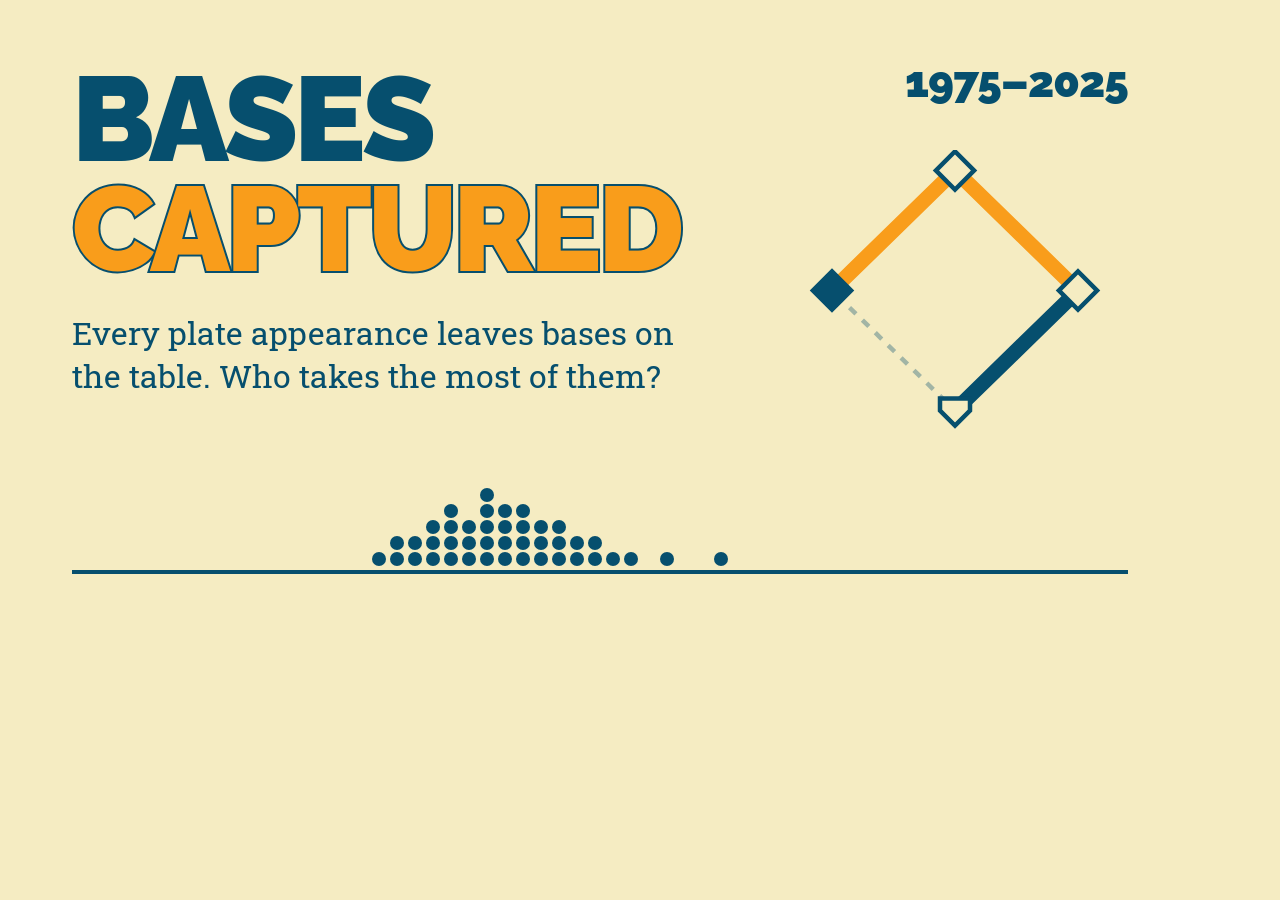
<file: pipeline/og/preview.html>
<!doctype html>
<!-- Source for docs/img/preview.png (the link-preview image). Render at 1200x630:
     "/Applications/Google Chrome.app/Contents/MacOS/Google Chrome" --headless --hide-scrollbars \
       --window-size=1200,630 --virtual-time-budget=4000 --screenshot=docs/img/preview.png pipeline/og/preview.html -->
<html lang="en">
<head>
<meta charset="utf-8">
<link href="https://fonts.googleapis.com/css2?family=Raleway:wght@800;900&family=Roboto+Slab:wght@400;700&display=swap" rel="stylesheet">
<style>
  html, body { margin: 0; width: 1200px; height: 630px; overflow: hidden; background: #f5ecc2; color: #064f6e; }
  .wrap { position: relative; width: 1200px; height: 630px; box-sizing: border-box; padding: 64px 72px; }
  h1 { margin: 0; font: 900 120px/0.92 'Raleway', sans-serif; letter-spacing: -4px; text-transform: uppercase; }
  h1 span { display: block; color: #f99d1b; -webkit-text-stroke: 4px #064f6e; paint-order: stroke fill; }
  p { margin: 26px 0 0; font: 400 32px/1.35 'Roboto Slab', serif; max-width: 640px; }
  .years { position: absolute; right: 72px; top: 56px; font: 900 44px 'Raleway', sans-serif; letter-spacing: -1px; }
  svg.dia { position: absolute; right: 80px; top: 150px; width: 330px; height: 290px; }
  .swarm { position: absolute; left: 72px; right: 72px; bottom: 56px; height: 70px; border-bottom: 4px solid #064f6e; }
  .swarm i { position: absolute; bottom: 4px; width: 14px; height: 14px; border-radius: 50%; background: #064f6e; }
</style>
</head>
<body>
<div class="wrap">
  <div class="years">1975–2025</div>
  <h1>Bases <span>captured</span></h1>
  <p>Every plate appearance leaves bases on the table. Who takes the most of them?</p>
  <svg class="dia" viewBox="0 0 220 190" aria-hidden="true">
    <path d="M110 172 192 92 110 12 28 92Z" fill="none" stroke="#064f6e" stroke-opacity=".35" stroke-width="3" stroke-dasharray="6 6"/>
    <path d="M110 172 192 92" stroke="#064f6e" stroke-width="10" stroke-linecap="round"/>
    <path d="M192 92 110 12 28 92" fill="none" stroke="#f99d1b" stroke-width="10" stroke-linecap="round" stroke-linejoin="round"/>
    <rect x="183" y="83" width="18" height="18" transform="rotate(45 192 92)" fill="#f5ecc2" stroke="#064f6e" stroke-width="3"/>
    <rect x="101" y="3" width="18" height="18" transform="rotate(45 110 12)" fill="#f5ecc2" stroke="#064f6e" stroke-width="3"/>
    <rect x="19" y="83" width="18" height="18" transform="rotate(45 28 92)" fill="#064f6e" stroke="#064f6e" stroke-width="3"/>
    <path d="M100 164h20v8l-10 10-10-10Z" fill="#f5ecc2" stroke="#064f6e" stroke-width="3"/>
  </svg>
  <div class="swarm" id="swarm"></div>
</div>
<script>
  // a static, swarm-like strip of dots
  const el = document.getElementById('swarm');
  const counts = [1,2,2,3,4,3,5,4,4,3,3,2,2,1,1,0,1,0,0,1];
  counts.forEach((n, i) => {
    for (let k = 0; k < n; k++) {
      const d = document.createElement('i');
      d.style.left = (300 + i * 18) + 'px';
      d.style.bottom = (4 + k * 16) + 'px';
      el.appendChild(d);
    }
  });
</script>
</body>
</html>
</file>
